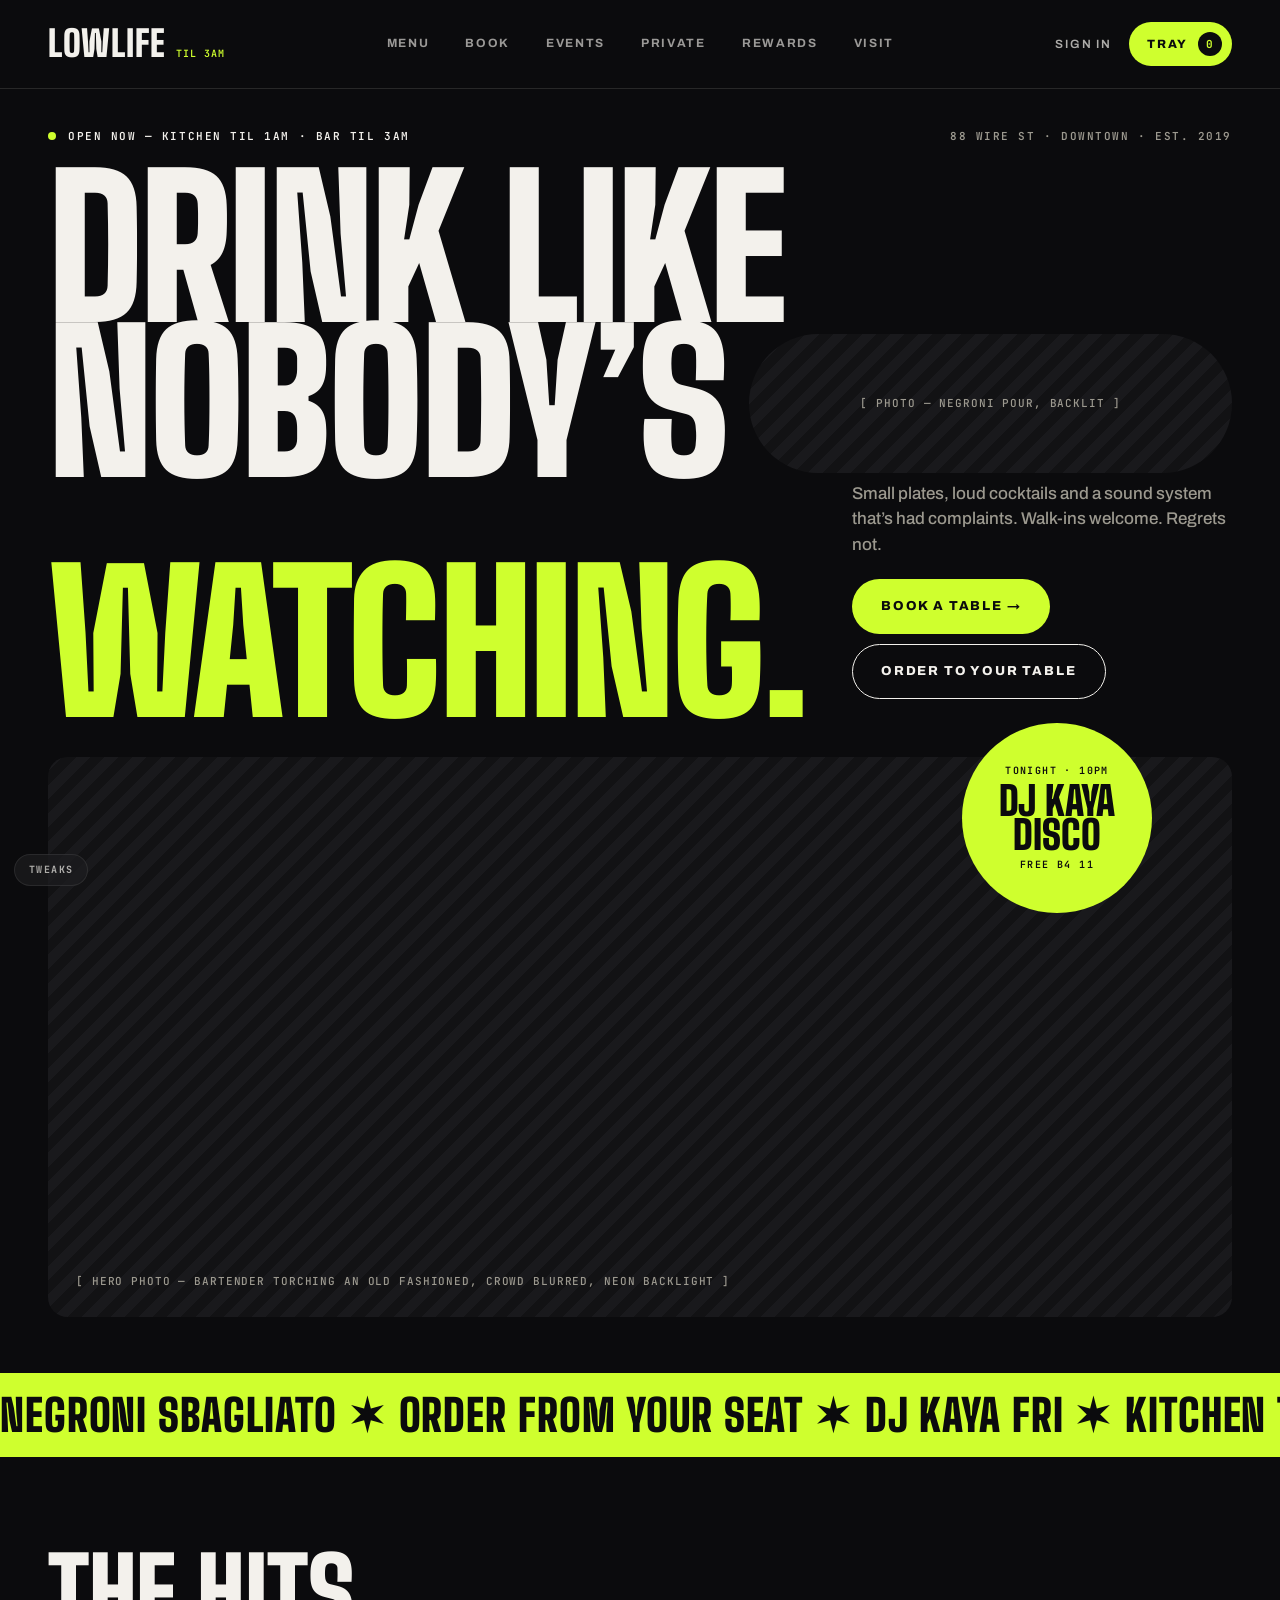
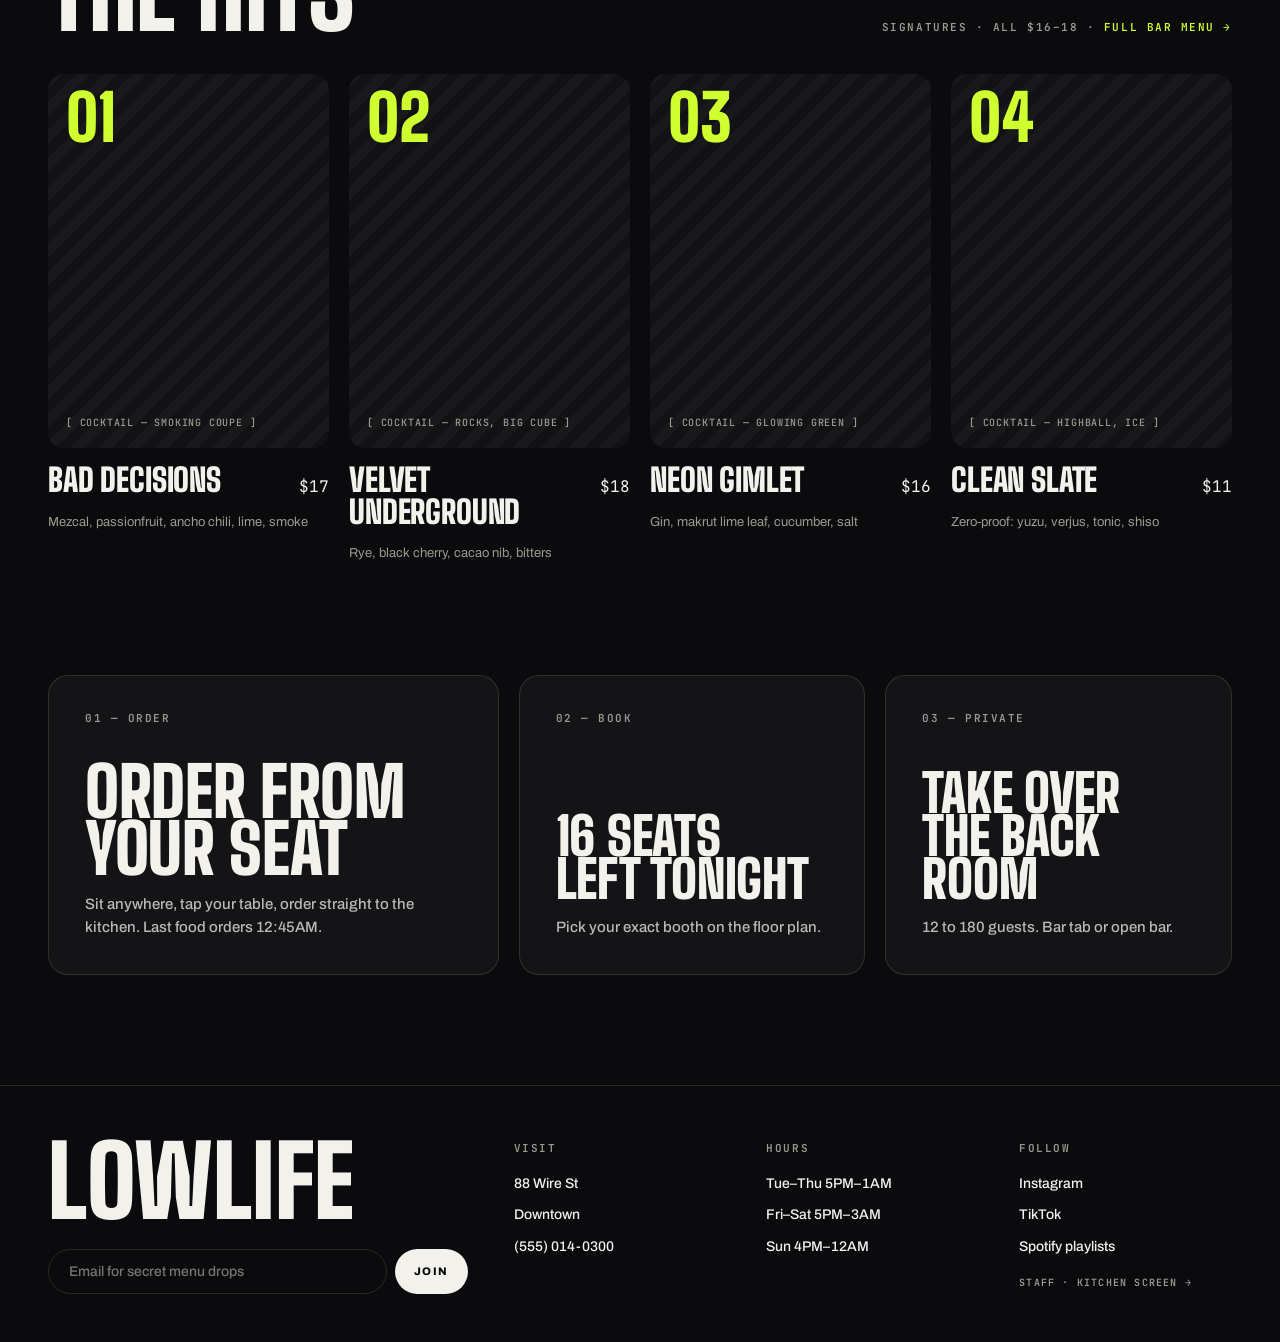
<file: Neon-RestoBar-Mockup/index.html>
<!DOCTYPE html>
<html lang="en" data-mode="dark">
<head>
<meta charset="utf-8">
<meta name="viewport" content="width=device-width, initial-scale=1, viewport-fit=cover">
<title>LOWLIFE — Neon Noir</title>
<meta name="description" content="LOWLIFE — late-night cocktail bar & small plates. Book a table, order from your seat, talk to the kitchen.">
<link rel="preconnect" href="https://fonts.googleapis.com">
<link rel="preconnect" href="https://fonts.gstatic.com" crossorigin>
<link href="https://fonts.googleapis.com/css2?family=Big+Shoulders+Display:wght@500;700;800;900&family=Archivo:wght@400;500;600;700;800&family=JetBrains+Mono:wght@400;500;600&display=swap" rel="stylesheet">
<link rel="stylesheet" href="css/styles.css">
</head>
<body>
<header id="nav"></header>
<main id="page"></main>
<nav id="tabbar" aria-label="Primary"></nav>
<div id="drawer"></div>
<div id="modal"></div>
<div id="tweaks"></div>
<div id="toasts" aria-live="polite"></div>
<script src="js/data.js"></script>
<script src="js/store.js"></script>
<script src="js/ui.js"></script>
<script src="js/pages1.js"></script>
<script src="js/pages2.js"></script>
<script src="js/pages3.js"></script>
<script src="js/app.js"></script>
</body>
</html>
</file>
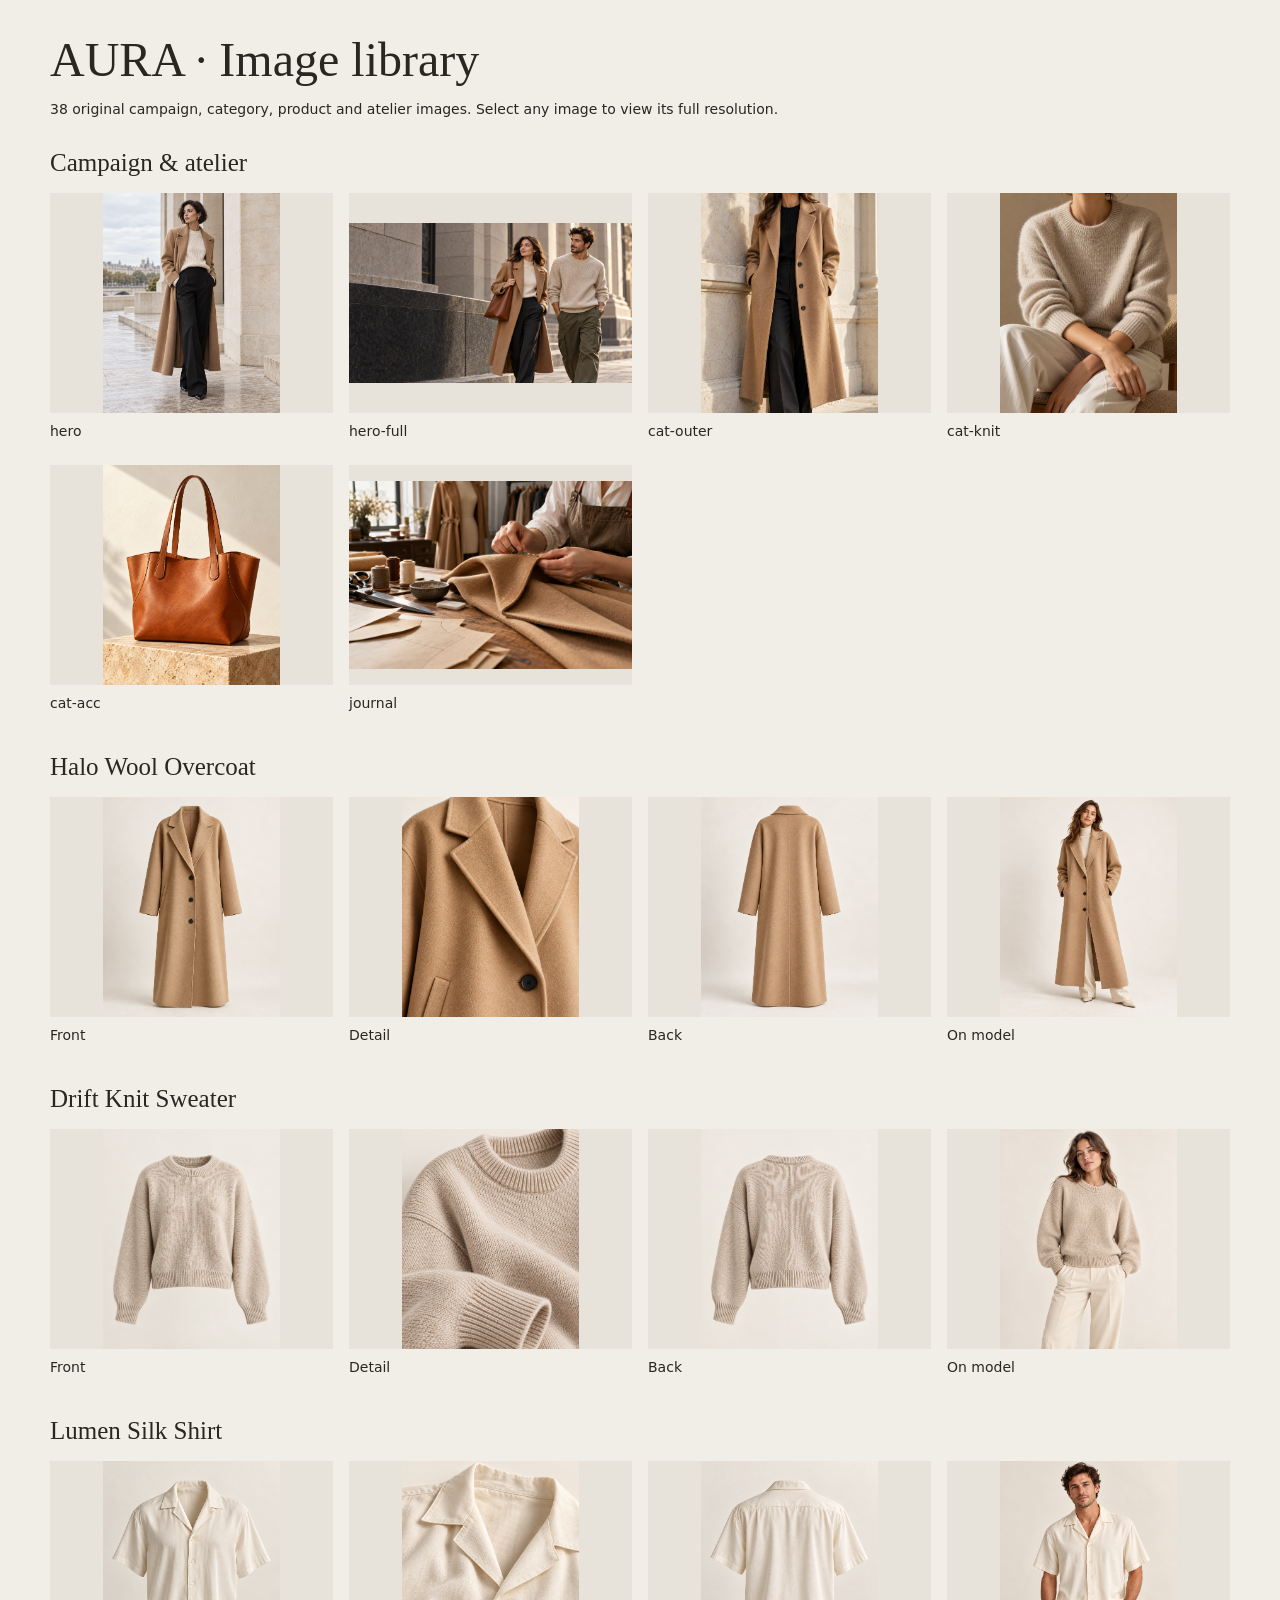
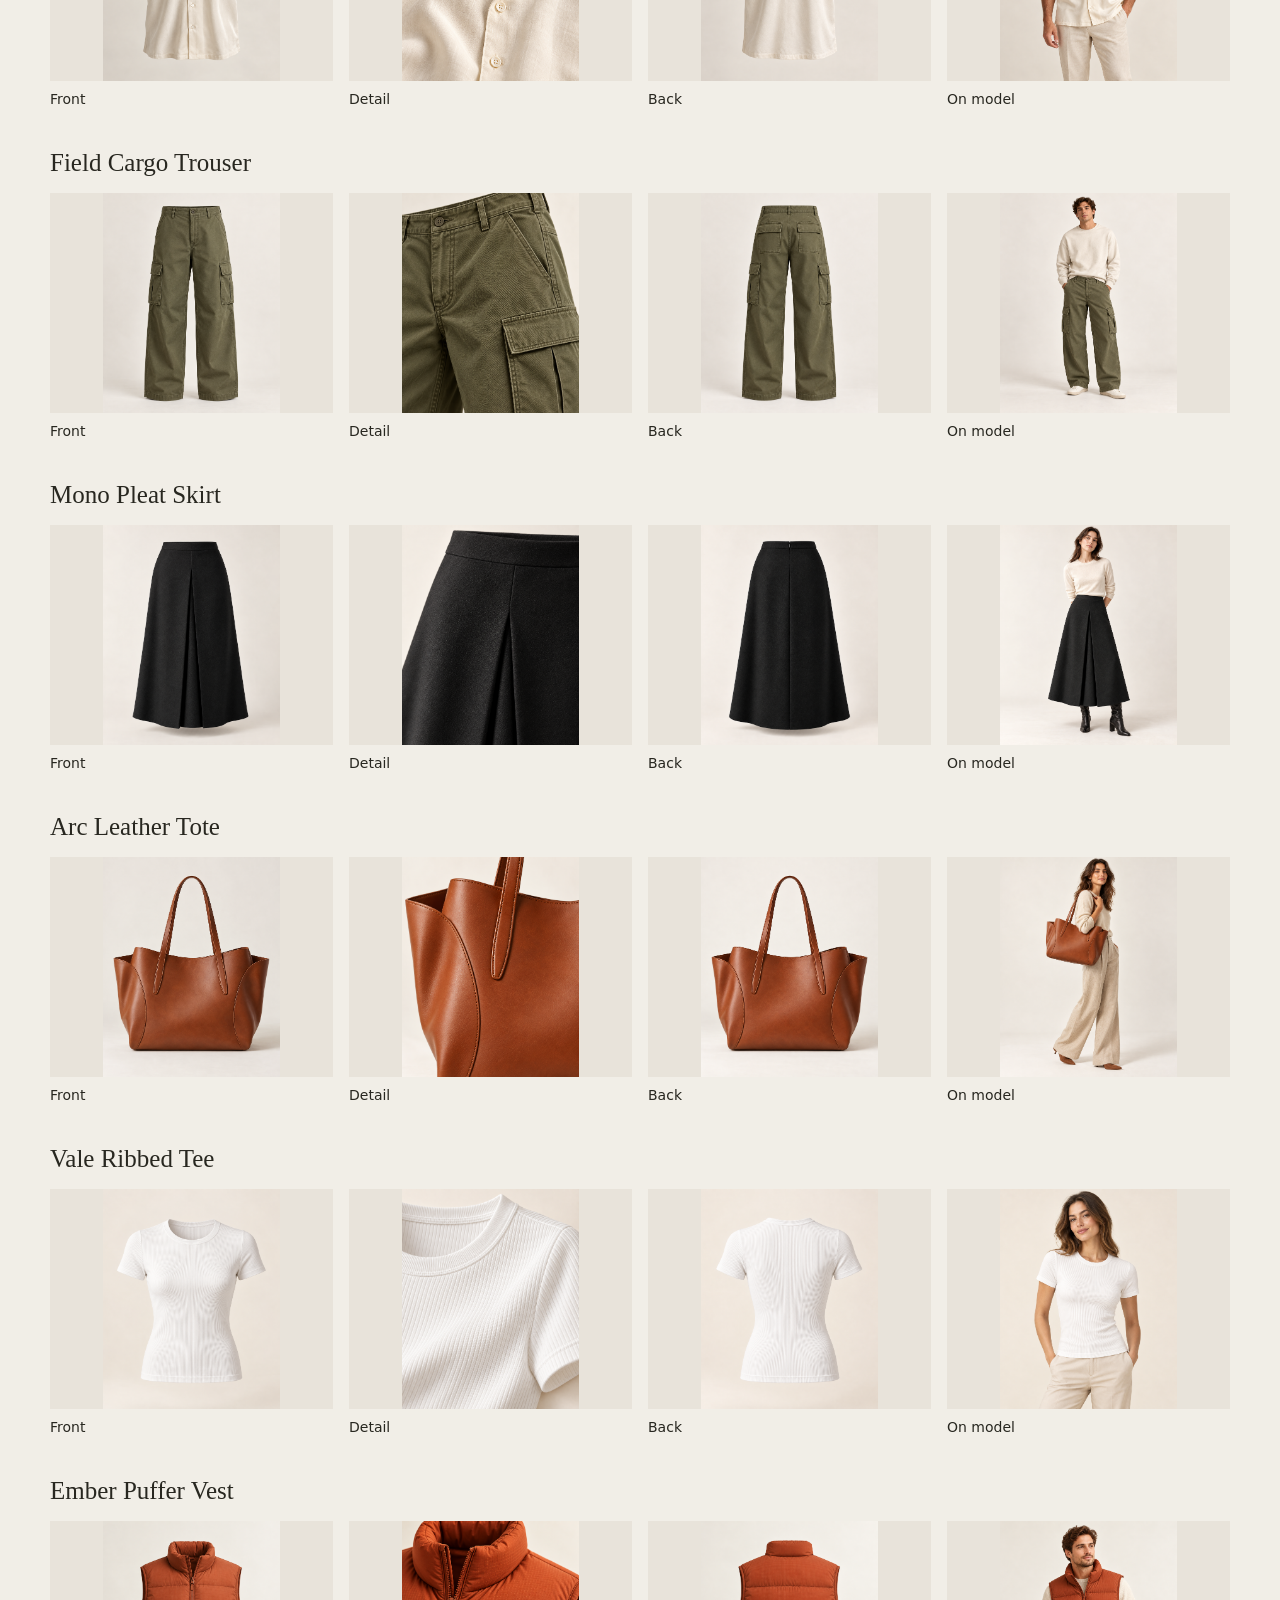
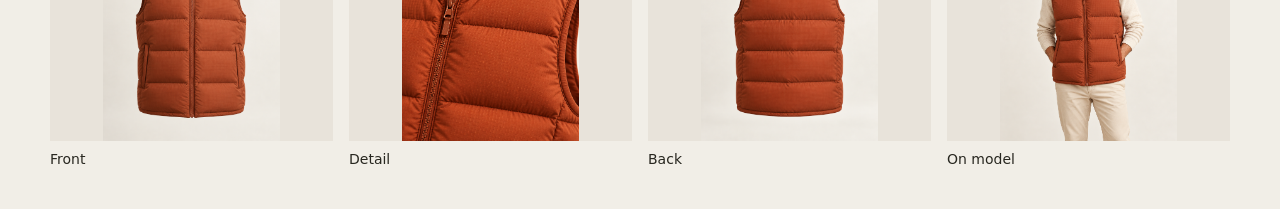
<file: AURA-Store-Import/images/gallery.html>
<!doctype html><html lang="en"><meta charset="utf-8"><meta name="viewport" content="width=device-width,initial-scale=1"><title>AURA · Image library</title><style>body{margin:0;background:#f1eee7;color:#282720;font:14px system-ui;padding:32px;max-width:1180px;margin:auto}h1{font:48px Georgia;margin:0 0 12px}h2{font:25px Georgia;margin:32px 0 16px}.grid{display:grid;grid-template-columns:repeat(4,1fr);gap:16px}a{color:inherit;text-decoration:none}img{width:100%;height:220px;object-fit:contain;background:#e8e3da;display:block}span{display:block;padding:10px 0}a:hover{opacity:.85}@media(max-width:650px){body{padding:16px}.grid{grid-template-columns:repeat(2,1fr)}img{height:180px}}</style><h1>AURA · Image library</h1><p>38 original campaign, category, product and atelier images. Select any image to view its full resolution.</p><section><h2>Campaign & atelier</h2><div class="grid"><a href="campaign-coat.png"><img src="campaign-coat.png" alt="hero"><span>hero</span></a><a href="campaign-street.png"><img src="campaign-street.png" alt="hero-full"><span>hero-full</span></a><a href="category-outerwear.png"><img src="category-outerwear.png" alt="cat-outer"><span>cat-outer</span></a><a href="category-knitwear.png"><img src="category-knitwear.png" alt="cat-knit"><span>cat-knit</span></a><a href="category-accessories.png"><img src="category-accessories.png" alt="cat-acc"><span>cat-acc</span></a><a href="atelier-process.png"><img src="atelier-process.png" alt="journal"><span>journal</span></a></div></section><section><h2>Halo Wool Overcoat</h2><div class="grid"><a href="product-1-front.png"><img src="product-1-front.png" alt="Front"><span>Front</span></a><a href="product-1-detail.png"><img src="product-1-detail.png" alt="Detail"><span>Detail</span></a><a href="product-1-back.png"><img src="product-1-back.png" alt="Back"><span>Back</span></a><a href="product-1-model.png"><img src="product-1-model.png" alt="On model"><span>On model</span></a></div></section><section><h2>Drift Knit Sweater</h2><div class="grid"><a href="product-2-front.png"><img src="product-2-front.png" alt="Front"><span>Front</span></a><a href="product-2-detail.png"><img src="product-2-detail.png" alt="Detail"><span>Detail</span></a><a href="product-2-back.png"><img src="product-2-back.png" alt="Back"><span>Back</span></a><a href="product-2-model.png"><img src="product-2-model.png" alt="On model"><span>On model</span></a></div></section><section><h2>Lumen Silk Shirt</h2><div class="grid"><a href="product-3-front.png"><img src="product-3-front.png" alt="Front"><span>Front</span></a><a href="product-3-detail.png"><img src="product-3-detail.png" alt="Detail"><span>Detail</span></a><a href="product-3-back.png"><img src="product-3-back.png" alt="Back"><span>Back</span></a><a href="product-3-model.png"><img src="product-3-model.png" alt="On model"><span>On model</span></a></div></section><section><h2>Field Cargo Trouser</h2><div class="grid"><a href="product-4-front.png"><img src="product-4-front.png" alt="Front"><span>Front</span></a><a href="product-4-detail.png"><img src="product-4-detail.png" alt="Detail"><span>Detail</span></a><a href="product-4-back.png"><img src="product-4-back.png" alt="Back"><span>Back</span></a><a href="product-4-model.png"><img src="product-4-model.png" alt="On model"><span>On model</span></a></div></section><section><h2>Mono Pleat Skirt</h2><div class="grid"><a href="product-5-front.png"><img src="product-5-front.png" alt="Front"><span>Front</span></a><a href="product-5-detail.png"><img src="product-5-detail.png" alt="Detail"><span>Detail</span></a><a href="product-5-back.png"><img src="product-5-back.png" alt="Back"><span>Back</span></a><a href="product-5-model.png"><img src="product-5-model.png" alt="On model"><span>On model</span></a></div></section><section><h2>Arc Leather Tote</h2><div class="grid"><a href="product-6-front.png"><img src="product-6-front.png" alt="Front"><span>Front</span></a><a href="product-6-detail.png"><img src="product-6-detail.png" alt="Detail"><span>Detail</span></a><a href="product-6-back.png"><img src="product-6-back.png" alt="Back"><span>Back</span></a><a href="product-6-model.png"><img src="product-6-model.png" alt="On model"><span>On model</span></a></div></section><section><h2>Vale Ribbed Tee</h2><div class="grid"><a href="product-7-front.png"><img src="product-7-front.png" alt="Front"><span>Front</span></a><a href="product-7-detail.png"><img src="product-7-detail.png" alt="Detail"><span>Detail</span></a><a href="product-7-back.png"><img src="product-7-back.png" alt="Back"><span>Back</span></a><a href="product-7-model.png"><img src="product-7-model.png" alt="On model"><span>On model</span></a></div></section><section><h2>Ember Puffer Vest</h2><div class="grid"><a href="product-8-front.png"><img src="product-8-front.png" alt="Front"><span>Front</span></a><a href="product-8-detail.png"><img src="product-8-detail.png" alt="Detail"><span>Detail</span></a><a href="product-8-back.png"><img src="product-8-back.png" alt="Back"><span>Back</span></a><a href="product-8-model.png"><img src="product-8-model.png" alt="On model"><span>On model</span></a></div></section></html>
</file>
<file: Neon-RestoBar-Mockup/css/styles.css>
/* LOWLIFE — Neon Noir · full prototype styles */
:root{--bg:#0B0B0D;--sf:#141416;--sf2:#1D1D20;--ln:rgba(243,241,236,.12);--tx:#F3F1EC;--mu:#9C998F;--ac:#CFFF2E;--act:#CFFF2E;--on:#0B0B0D;--ph1:#19191C;--ph2:#121214;--red:#FF5A4D;--s:1;--pad:48px;--nav:88px}
:root[data-mode=light]{--bg:#F1EFE9;--sf:#FFFFFF;--sf2:#E6E3DB;--ln:rgba(11,11,13,.13);--tx:#0B0B0D;--mu:#5F5C55;--act:#4A6800;--on:#0B0B0D;--ph1:#E4E1D9;--ph2:#DAD6CC;--red:#C62B1F}
@media(max-width:1359px){:root{--s:.82}}
@media(max-width:1099px){:root{--s:.6;--pad:32px}}
@media(max-width:719px){:root{--s:.36;--pad:20px;--nav:64px}}

*{box-sizing:border-box}
html{scroll-behavior:auto}
body{margin:0;background:var(--bg);color:var(--tx);font-family:Archivo,sans-serif;-webkit-font-smoothing:antialiased;transition:background .4s,color .4s;min-height:100vh}
body{overflow-x:clip}
body.lock{overflow:hidden}
a{color:var(--act);text-decoration:none}a:hover{color:var(--tx)}
button{font:inherit;color:inherit;background:none;border:0;padding:0;cursor:pointer;text-align:inherit}
button:disabled{cursor:not-allowed}
input,textarea,select{font:inherit;color:inherit}
:focus-visible{outline:2px solid var(--ac);outline-offset:3px}
@keyframes llpulse{0%{box-shadow:0 0 0 0 color-mix(in srgb,var(--ac) 70%,transparent)}100%{box-shadow:0 0 0 12px transparent}}
@keyframes llmarq{to{transform:translateX(-50%)}}
@keyframes llbump{0%{transform:scale(.3)}55%{transform:scale(1.45)}100%{transform:scale(1)}}
@keyframes lltoast{0%{transform:translateY(24px);opacity:0}10%,82%{transform:none;opacity:1}100%{transform:translateY(-8px);opacity:0}}
@keyframes llfloat{0%,100%{transform:rotate(-10deg) translateY(0)}50%{transform:rotate(-6deg) translateY(-10px)}}
@keyframes fadein{from{opacity:0;transform:translateY(8px)}to{opacity:1;transform:none}}
@keyframes slidein{from{transform:translateX(40px);opacity:0}to{transform:none;opacity:1}}
@keyframes slideup{from{transform:translateY(60px);opacity:0}to{transform:none;opacity:1}}
@keyframes segpulse{0%,100%{opacity:1}50%{opacity:.35}}
#page.fade{animation:fadein .35s ease}

/* ---------- type + utilities ---------- */
.d{font-family:'Big Shoulders Display',sans-serif;font-weight:900;text-transform:uppercase;line-height:.84;letter-spacing:-.005em}
.mono{font-family:'JetBrains Mono',monospace}
.lbl{font:600 11px/1.2 'JetBrains Mono',monospace;letter-spacing:.14em;color:var(--mu);text-transform:uppercase}
.ac{color:var(--act)}.mu{color:var(--mu)}.tx{color:var(--tx)}.red{color:var(--red)}
.sm{font-size:12px}.sm-t{font-size:13px;line-height:1.45}.tiny{font-size:9px;letter-spacing:.1em}.tiny2{font-size:11px}
.center-t{text-align:center}.tl{text-align:left}.tr{text-align:right}.grow{flex:1;min-width:0}
.row{display:flex}.col{display:flex;flex-direction:column;min-width:0}
.between{display:flex;justify-content:space-between}.baseline{align-items:baseline}.end{align-items:flex-end}.center{align-items:center}.wrap{max-width:1440px;margin:0 auto;padding-left:var(--pad);padding-right:var(--pad)}
.fw,.wrapx{flex-wrap:wrap}
.gap4{gap:4px}.gap6{gap:6px}.gap8{gap:8px}.gap10{gap:10px}.gap12{gap:12px}.gap14{gap:14px}.gap16{gap:16px}.gap20{gap:20px}.gap22{gap:22px}.gap24{gap:24px}.gap44{gap:44px}.gap48{gap:48px}
.end-a{align-items:flex-end}.self-s{align-self:flex-start}.mb10{margin-bottom:10px}.top-line{border-top:1px solid var(--ln);padding-top:18px}.ell{overflow:hidden;text-overflow:ellipsis;white-space:nowrap}
.grid2{display:grid;grid-template-columns:1fr 1fr;gap:14px}.grid3{display:grid;grid-template-columns:repeat(3,1fr)}
.pad26{padding:26px}.pad32{padding:32px}
.card{background:var(--sf);border:1px solid var(--ln);border-radius:20px}
.ph{background:repeating-linear-gradient(135deg,var(--ph1) 0 10px,var(--ph2) 10px 20px);color:var(--mu);font:500 10px/1.4 'JetBrains Mono',monospace;letter-spacing:.08em}
.ph-s{background:repeating-linear-gradient(135deg,var(--ph1) 0 6px,var(--ph2) 6px 12px)}
.livedot{width:8px;height:8px;border-radius:50%;background:var(--ac);display:inline-block;flex:none;animation:llpulse 1.6s ease-out infinite}
.off{opacity:.4;pointer-events:none}.dis{opacity:.45}
.empty{padding:60px 20px;text-align:center;color:var(--mu);grid-column:1/-1;line-height:1.8}
.empty-sm{text-align:center;font-size:14px;line-height:1.6;padding:26px 6px}
.empty-p{max-width:560px;font-size:18px;line-height:1.5;margin:24px 0 28px}
.linkbtn{color:var(--act);font:700 12px/1 Archivo;letter-spacing:.12em;text-decoration:underline;text-underline-offset:4px}
.link-line{display:block;text-align:center;color:var(--act);font:700 11px/1 'JetBrains Mono',monospace;letter-spacing:.12em;padding:6px}
.red-b{color:var(--red)}

/* ---------- buttons / chips ---------- */
.btn{display:inline-flex;align-items:center;justify-content:center;gap:10px;border-radius:999px;font:800 13px/1 Archivo,sans-serif;letter-spacing:.14em;text-transform:uppercase;padding:20px 28px;cursor:pointer;transition:transform .2s,background .2s,color .2s,border-color .2s;border:1.5px solid transparent;text-align:center;color:var(--tx)}
.btn.between{justify-content:space-between}
.btn-ac{background:var(--ac);color:var(--on)}.btn-ac:hover{transform:scale(1.03);color:var(--on)}
.btn-line{border-color:var(--tx)}.btn-line:hover{background:var(--tx);color:var(--bg)}
.btn-tx{background:var(--tx);color:var(--bg)}.btn-tx:hover{transform:scale(1.03);color:var(--bg)}
.btn-ghost{border-color:var(--ln)}.btn-ghost:hover{border-color:var(--tx);color:var(--tx)}
.btn-ghost.solid{background:var(--bg)}
.btn-sm{padding:14px 18px;font-size:11px}
.hov-tilt:hover{transform:translateY(-3px) rotate(-1.5deg)}
.btn[disabled]{opacity:.5}
.chip{display:inline-block;border:1px solid var(--ln);padding:12px 18px;border-radius:999px;font:700 12px/1 Archivo,sans-serif;letter-spacing:.12em;cursor:pointer;transition:border-color .2s;white-space:nowrap}
.chip:hover{border-color:var(--tx)}.chip.on{background:var(--ac);color:var(--on);border-color:var(--ac)}.chip.sm{padding:9px 12px;font-size:11px;letter-spacing:.06em}
.pillbtn{background:var(--ac);color:var(--on);padding:9px 12px;border-radius:999px;font:700 11px/1 'JetBrains Mono',monospace;white-space:nowrap}
.pillbtn.line{background:none;color:var(--tx);border:1.5px solid var(--tx)}.pillbtn.off{background:none;color:var(--tx);border:1px solid var(--ln);opacity:1}
.tg{border:1px solid var(--ln);padding:8px 10px;border-radius:999px;font:600 10px/1 'JetBrains Mono',monospace;letter-spacing:.12em;text-transform:uppercase}
.tg.hot{border-color:var(--ac);color:var(--act)}.tg.red{border-color:var(--red);color:var(--red);background:color-mix(in srgb,var(--red) 12%,transparent)}
.seg{display:inline-flex;padding:4px;border-radius:999px;background:var(--sf2);font:800 11px/1 Archivo,sans-serif;letter-spacing:.12em}
.seg button{padding:11px 16px;border-radius:999px;opacity:.6}.seg button.on{background:var(--tx);color:var(--bg);opacity:1}
.seg3{display:grid;grid-template-columns:repeat(3,1fr);border:1px solid var(--ln);border-radius:999px;padding:5px;font:800 13px/1 Archivo,sans-serif;letter-spacing:.12em;text-align:center}
.seg3 button{padding:15px;border-radius:999px;opacity:.6;text-align:center}.seg3 button.on{background:var(--ac);color:var(--on);opacity:1}
.step{display:inline-flex;align-items:center;gap:6px;border:1px solid var(--ln);border-radius:999px;padding:3px;font:600 13px/1 'JetBrains Mono',monospace;flex:none}
.step button{width:28px;height:28px;border-radius:50%;display:grid;place-items:center;font-size:16px;transition:background .2s}.step button:hover{background:var(--sf2)}
.step b{min-width:16px;text-align:center;font-weight:600}
.plus{width:42px;height:42px;border-radius:50%;background:var(--ac);color:var(--on);display:grid;place-items:center;font:500 24px/1 Archivo,sans-serif;transition:transform .25s;flex:none}
.plus:hover{transform:rotate(90deg) scale(1.1)}
.plus-pill{font:700 12px/1 'JetBrains Mono',monospace;background:var(--ac);color:var(--on);padding:9px 12px;border-radius:999px;white-space:nowrap}
.rnd{width:56px;height:56px;border-radius:50%;border:1.5px solid var(--ln);display:grid;place-items:center;font:400 28px/1 Archivo;transition:all .2s;text-align:center}.rnd:hover{border-color:var(--tx)}
.rnd.ac-b{background:var(--ac);color:var(--on);border-color:var(--ac)}.rnd.ac-b:hover{transform:scale(1.1)}
.x{position:absolute;top:18px;right:18px;width:40px;height:40px;border-radius:50%;background:var(--sf2);display:grid;place-items:center;font-size:15px;z-index:2;text-align:center}
.radio{width:20px;height:20px;border-radius:50%;border:1.5px solid var(--mu);flex:none}.radio.on{border:0;background:var(--ac);box-shadow:inset 0 0 0 5px var(--sf)}
.cb{width:20px;height:20px;border-radius:6px;border:1.5px solid var(--mu);display:grid;place-items:center;font-size:13px;font-weight:800;flex:none}.cb.on{background:var(--ac);color:var(--on);border-color:var(--ac)}
.field{display:flex;flex-direction:column;gap:8px;border:1px solid var(--ln);border-radius:14px;padding:14px 18px;transition:border-color .2s;background:transparent}
.field:focus-within{border:1.5px solid var(--tx);padding:13.5px 17.5px}
.field.bad{border-color:var(--red)}
.field input,.field textarea,.field select{background:transparent;border:0;outline:0;font:500 17px/1.3 Archivo,sans-serif;width:100%;padding:0;color:var(--tx);resize:none;appearance:none}
.field select option{background:var(--sf)}
.field.tall{min-height:92px}

/* ---------- nav ---------- */
#nav{position:sticky;top:0;z-index:30;background:var(--bg);border-bottom:1px solid var(--ln)}
.nav{height:var(--nav);display:flex;align-items:center;justify-content:space-between;padding:0 var(--pad);max-width:1440px;margin:0 auto;gap:20px}
.logo{display:flex;align-items:baseline;gap:10px;color:var(--tx)}.logo:hover{color:var(--tx)}
.logo .d{font-size:36px;line-height:1;letter-spacing:.02em}.logo .mono{font-size:10px;letter-spacing:.1em;font-weight:600}
.links{display:flex;gap:36px}
.links a{font:700 12px/1 Archivo,sans-serif;letter-spacing:.14em;text-transform:uppercase;padding:8px 0;border-bottom:2px solid transparent;opacity:.62;color:var(--tx);transition:opacity .2s}
.links a:hover{opacity:1}.links a.on{border-color:var(--ac);opacity:1}
.navr{display:flex;align-items:center;gap:18px}
.nl{font:600 12px/1 Archivo,sans-serif;letter-spacing:.14em;text-transform:uppercase;opacity:.7;color:var(--tx)}.nl:hover{opacity:1;color:var(--tx)}
.seatpill{display:flex;align-items:center;gap:8px;font:700 11px/1 'JetBrains Mono',monospace;letter-spacing:.08em;border:1px solid var(--ln);border-radius:999px;padding:10px 14px;color:var(--tx);white-space:nowrap}
.seatpill:hover{border-color:var(--ac);color:var(--tx)}
.trayp{display:flex;align-items:center;gap:10px;background:var(--ac);color:var(--on);padding:10px 10px 10px 18px;border-radius:999px;font:800 12px/1 Archivo,sans-serif;letter-spacing:.14em;transition:transform .2s}
.trayp:hover{transform:scale(1.05)}
.badge{display:grid;place-items:center;width:24px;height:24px;border-radius:50%;background:var(--on);color:var(--ac);font:700 11px/1 'JetBrains Mono',monospace}
.badge.bump{animation:llbump .55s cubic-bezier(.3,1.6,.5,1)}
.burger{display:none;width:40px;height:40px;border-radius:50%;border:1px solid var(--ln);font-size:18px;text-align:center}
#tabbar{display:none}
@media(max-width:1180px){.links{gap:22px}.nav .nl{display:none}}
@media(max-width:959px){.links{display:none}.burger{display:grid;place-items:center}}
@media(max-width:719px){
  .logo .d{font-size:28px}.hide-m{display:none!important}
  #tabbar{display:grid;grid-template-columns:repeat(5,1fr);position:fixed;left:0;right:0;bottom:0;z-index:40;height:76px;padding-bottom:env(safe-area-inset-bottom);background:var(--bg);border-top:1px solid var(--ln);font:700 10px/1 'JetBrains Mono',monospace;letter-spacing:.1em;text-align:center}
  #tabbar a{display:flex;align-items:center;justify-content:center;color:var(--mu)}#tabbar a.on{color:var(--act)}
  #tabbar i{width:6px;height:6px;background:var(--ac);border-radius:50%;display:inline-block;margin-left:5px}
  body{padding-bottom:84px}
}

/* ---------- drawer / modal / toast / tweaks ---------- */
.dback{position:fixed;inset:0;background:rgba(0,0,0,.55);z-index:70;animation:fadein .2s}
.dpanel{position:fixed;top:0;right:0;bottom:0;width:min(440px,100%);background:var(--bg);border-left:1px solid var(--ln);z-index:71;padding:26px;overflow:auto;animation:slidein .3s cubic-bezier(.2,.8,.2,1)}
.dpanel .tray{padding-top:22px}
@media(max-width:719px){.dpanel{top:auto;width:100%;max-height:88vh;border-radius:28px 28px 0 0;border:1px solid var(--ln);border-bottom:0;animation:slideup .3s cubic-bezier(.2,.8,.2,1)}}
.mback{position:fixed;inset:0;background:rgba(0,0,0,.6);z-index:80;display:grid;place-items:center;padding:20px;animation:fadein .2s;overflow:auto}
.mbox{position:relative;background:var(--bg);border:1px solid var(--ln);border-radius:26px;padding:34px;width:min(560px,100%);display:flex;flex-direction:column;gap:18px;animation:slideup .3s cubic-bezier(.2,.8,.2,1);max-height:92vh;overflow:auto}
.mh{font-size:56px;line-height:.85}.mh.sm2{font-size:44px}.mh.big{font-size:96px}
.tgroups{display:flex;flex-direction:column;gap:16px;max-height:34vh;overflow:auto}.tgroup{display:flex;flex-direction:column;gap:10px}
.paylines{display:flex;flex-direction:column;gap:10px;font-size:14px}
.menu-full{display:flex;flex-direction:column;justify-content:center;gap:30px;background:var(--bg);place-items:unset;align-items:stretch}
.menu-links{display:flex;flex-direction:column;gap:6px;padding:0 var(--pad)}
.menu-links a{font-size:64px;line-height:.95;color:var(--tx)}
.toasts,#toasts{position:fixed;right:24px;bottom:24px;z-index:90;display:flex;flex-direction:column;gap:10px;align-items:flex-end;pointer-events:none}
.toast{display:flex;gap:12px;align-items:center;background:var(--tx);color:var(--bg);padding:12px 18px 12px 12px;border-radius:999px;font:700 12px/1 'JetBrains Mono',monospace;letter-spacing:.08em;animation:lltoast 3.8s ease forwards;box-shadow:0 20px 40px rgba(0,0,0,.35)}
.toast-ic{min-width:26px;height:26px;padding:0 6px;border-radius:13px;background:var(--ac);color:var(--on);display:grid;place-items:center}
@media(max-width:719px){#toasts{left:14px;right:14px;bottom:96px;align-items:center}.toast{font-size:11px}}
.tw-btn{position:fixed;left:14px;bottom:14px;z-index:60;background:var(--sf2);border:1px solid var(--ln);border-radius:999px;padding:10px 14px;font:700 10px/1 'JetBrains Mono',monospace;letter-spacing:.14em;opacity:.7}.tw-btn:hover{opacity:1}
.tw-panel{position:fixed;left:14px;bottom:56px;z-index:60;width:300px;background:var(--sf);border:1px solid var(--ln);border-radius:20px;padding:18px;display:flex;flex-direction:column;gap:14px;box-shadow:0 30px 60px rgba(0,0,0,.4);animation:fadein .2s}
.tw-row{display:flex;justify-content:space-between;align-items:center;font-size:13px}
.tw-link{font:700 11px/1 'JetBrains Mono',monospace;letter-spacing:.08em;color:var(--act);text-align:left}
.tw-x{width:28px;height:28px}
@media(max-width:719px){.tw-btn{bottom:88px;left:8px;opacity:.5}.tw-panel{bottom:132px}}

/* ---------- footer ---------- */
.foot{margin-top:110px;border-top:1px solid var(--ln)}
.foot-in{display:grid;grid-template-columns:2fr 1fr 1fr 1fr;gap:40px;padding-top:56px;padding-bottom:48px}
.foot-logo{font-size:calc(120px*var(--s));line-height:.8}
.join{display:flex;gap:8px;margin-top:28px;max-width:420px}
.join-in{flex:1;min-width:0;background:transparent;border:1px solid var(--ln);border-radius:999px;padding:14px 20px;font:500 14px/1 Archivo;color:var(--tx);outline:0}.join-in:focus{border-color:var(--tx)}
.fcol{display:flex;flex-direction:column;gap:12px;font:500 14px/1.4 Archivo}.fcol .lbl{margin-bottom:6px}
.stafflink{font:600 10px/1 'JetBrains Mono',monospace;letter-spacing:.12em;margin-top:10px;color:var(--mu)}
@media(max-width:959px){.foot-in{grid-template-columns:1fr 1fr}.foot-in>div:first-child{grid-column:1/-1}}

/* ---------- tray ---------- */
.tray{display:flex;flex-direction:column;gap:16px;padding:0}
.card .tray{padding:26px}
.tray-h{font-size:40px;line-height:1}
.seatchip{display:flex;align-items:center;gap:10px;border:1px solid var(--ln);border-radius:999px;padding:11px 16px;font:700 11px/1 'JetBrains Mono',monospace;letter-spacing:.08em;justify-content:space-between;width:100%;transition:border-color .2s}
.seatchip:hover{border-color:var(--tx)}.seatchip.warn{border:1.5px dashed var(--ac)}.seatchip.lg{width:auto;padding:14px 20px;font-size:12px;display:inline-flex}
.seatchip span:nth-child(2){flex:1}
.tray-list{display:flex;flex-direction:column;gap:14px;border-top:1px solid var(--ln);padding-top:16px}
.tray-row{display:flex;gap:12px;align-items:center}.thumb{width:52px;height:52px;border-radius:10px;flex:none}.thumb48{width:48px;height:48px;border-radius:10px;flex:none}.thumb64{width:64px;height:64px;border-radius:10px;flex:none}
.tn{font:700 15px/1.2 Archivo}.tm{font:500 12px/1.2 Archivo;color:var(--mu)}
.barsays{border:1.5px dashed var(--ac);border-radius:14px;padding:14px 16px;display:flex;justify-content:space-between;align-items:center;gap:12px}
.bs-t{font:600 14px/1.3 Archivo}
.tray-tot{display:flex;flex-direction:column;gap:10px;border-top:1px solid var(--ln);padding-top:16px;font:500 14px/1 Archivo}
.tray-tot .tot{font-weight:700;font-size:18px;color:var(--tx);margin-top:4px}

/* ---------- home ---------- */
.statusrow{display:flex;justify-content:space-between;padding-top:40px;font-size:11px;font-weight:600;letter-spacing:.14em;color:var(--mu)}
.statusrow .tx{color:var(--tx)}
.hero{padding-top:28px;font-size:calc(236px*var(--s));line-height:.8;letter-spacing:-.02em}
.hero-mid{display:flex;align-items:center;gap:calc(28px*var(--s))}
.pill-photo{flex:1;height:calc(170px*var(--s));border-radius:999px;display:flex;align-items:center;justify-content:center;font-size:11px;transition:flex .5s;text-align:center;letter-spacing:.08em;line-height:1.4}.pill-photo:hover{flex:1.6}
.hero-end{display:flex;align-items:flex-end;justify-content:space-between;gap:24px}
.hero-side{display:flex;flex-direction:column;gap:22px;max-width:380px;padding-bottom:22px;font-family:Archivo,sans-serif;text-transform:none;letter-spacing:0;font-weight:400}
.hero-side p{font:500 17px/1.5 Archivo;color:var(--mu);margin:0}
.hero-photo-wrap{margin-top:36px}
.hero-photo{position:relative;height:560px;border-radius:20px;display:flex;align-items:flex-end;padding:28px;font-size:11px}
.sticker{position:absolute;top:-34px;right:80px;width:190px;height:190px;border-radius:50%;background:var(--ac);color:var(--on);display:flex;flex-direction:column;align-items:center;justify-content:center;text-align:center;gap:6px;animation:llfloat 5s ease-in-out infinite}
.sticker .mono{font-size:10px;font-weight:600;letter-spacing:.14em}.sticker .d{font-size:40px;line-height:.85}
.marq{margin-top:56px;background:var(--ac);color:var(--on);overflow:hidden;padding:20px 0;font:900 44px/1 'Big Shoulders Display',sans-serif;letter-spacing:.02em;white-space:nowrap}
.marq-in{display:flex;width:max-content;animation:llmarq 26s linear infinite}
.sec{padding-top:96px}.sec-top{padding-top:56px}
.sec-head{gap:20px}
.h-xl{font-size:max(44px,calc(120px*var(--s)));line-height:.82}
.hits{display:grid;grid-template-columns:repeat(4,minmax(0,1fr));gap:20px;padding-top:40px}
.hit{display:flex;flex-direction:column;gap:16px;color:var(--tx);transition:transform .35s cubic-bezier(.2,.8,.2,1)}.hit:hover{transform:translateY(-10px) rotate(-1deg);color:var(--tx)}
.hit-img{aspect-ratio:3/4;border-radius:16px;display:flex;flex-direction:column;justify-content:space-between;padding:18px}
.hit-n{font-size:64px;line-height:.8}.hit-name{font-size:32px;line-height:1}
.tri{display:grid;grid-template-columns:1.3fr 1fr 1fr;gap:20px;padding-top:112px}
.tcard{background:var(--sf);border:1px solid var(--ln);border-radius:20px;padding:36px;min-height:300px;display:flex;flex-direction:column;justify-content:space-between;transition:all .3s;color:var(--tx)}
.tcard:hover{background:var(--ac);color:var(--on)}
.tc-h{font-size:calc(84px*var(--s));line-height:.82}.tc-h2{font-size:calc(64px*var(--s));line-height:.82}
.tc-p{font:500 15px/1.5 Archivo;margin-top:16px;opacity:.75}
@media(max-width:1099px){.hits{grid-template-columns:repeat(2,1fr)}.tri{grid-template-columns:1fr;padding-top:64px}.tcard{min-height:200px}.tc-h,.tc-h2{font-size:56px}}
@media(max-width:719px){
  .hero{font-size:calc(236px*var(--s))}.hero-mid .pill-photo{display:none}.hero-end{flex-direction:column;align-items:flex-start;gap:20px}.hero-side{max-width:none;padding-bottom:0}
  .hero-photo{height:230px;border-radius:22px;padding:14px}.sticker{width:118px;height:118px;right:12px;top:-22px}.sticker .d{font-size:24px}.sticker .mono{font-size:8px}
  .marq{font-size:28px;padding:14px 0;margin-top:40px}.sec{padding-top:56px}.hit-name{font-size:24px}.hit-n{font-size:40px}
  .tri{padding-top:56px}.tcard{padding:26px;min-height:170px}.tc-h,.tc-h2{font-size:44px}.foot{margin-top:60px}.foot-logo{font-size:84px}
  .statusrow{padding-top:20px;font-size:10px}.hero-photo-wrap{margin-top:26px}
}

/* ---------- menu ---------- */
.menu-head{padding-top:48px;display:flex;justify-content:space-between;align-items:flex-end;gap:24px}
.h-menu{font-size:max(52px,calc(200px*var(--s)));line-height:.8}
.menu-meta{display:flex;flex-direction:column;align-items:flex-end;gap:16px;padding-bottom:12px}
.filterbar{margin-top:40px;padding:18px 0;border-top:1px solid var(--ln);border-bottom:1px solid var(--ln);display:flex;justify-content:space-between;align-items:center;gap:16px}
.diet{font-size:11px;font-weight:600;letter-spacing:.12em;color:var(--mu)}.diet button.on{color:var(--act)}.diet button:hover{color:var(--tx)}
.menu-body{padding-top:40px;display:grid;grid-template-columns:minmax(0,1fr) 380px;gap:40px;align-items:start}
.dishes{display:grid;grid-template-columns:repeat(3,minmax(0,1fr));gap:20px}
.side{position:sticky;top:calc(var(--nav) + 20px)}
.dish{background:var(--sf);border:1px solid var(--ln);border-radius:18px;overflow:hidden;display:flex;flex-direction:column;color:var(--tx);transition:transform .3s cubic-bezier(.2,.8,.2,1),border-color .3s}
.dish:hover{transform:translateY(-6px);border-color:var(--ac);color:var(--tx)}
.dish-img{position:relative;aspect-ratio:4/3;display:flex;align-items:flex-end;padding:14px}
.tagpill{position:absolute;top:14px;left:14px;background:var(--bg);color:var(--act);padding:7px 10px;border-radius:999px;font:600 10px/1 'JetBrains Mono',monospace;letter-spacing:.1em}
.inq{position:absolute;top:14px;right:14px;background:var(--ac);color:var(--on);padding:7px 10px;border-radius:999px;font:700 10px/1 'JetBrains Mono',monospace}
.dish-body{padding:18px 20px 20px;display:flex;flex-direction:column;gap:8px;flex:1}
.dish-name{font-size:30px;line-height:.95;font-weight:800}
.dish-desc{font:400 14px/1.45 Archivo;color:var(--mu);min-height:40px}
.dish-foot{margin-top:auto;padding-top:8px}.price{font:600 16px/1 'JetBrains Mono',monospace}
.mobbar{display:none}
@media(max-width:1099px){
  .menu-body{grid-template-columns:1fr}.side{display:none}
  .mobbar.show{display:block;position:fixed;left:14px;right:14px;bottom:20px;z-index:25}
  .mobbar .mb{width:100%;background:var(--ac);color:var(--on);border-radius:999px;padding:8px 8px 8px 24px;display:flex;justify-content:space-between;align-items:center;box-shadow:0 20px 40px rgba(0,0,0,.4);font:800 12px/1 Archivo;letter-spacing:.14em}
  .mobbar .mb .mono{background:var(--on);color:var(--ac);padding:14px 18px;border-radius:99px;font-size:13px;font-weight:700}
  .menu-head{flex-direction:column;align-items:flex-start}.menu-meta{align-items:flex-start;padding-bottom:0}
  .filterbar{flex-direction:column;align-items:flex-start}
  body[data-route=menu]{padding-bottom:90px}
}
@media(max-width:719px){
  .menu-head{padding-top:28px;gap:16px}.filterbar{margin-top:22px;padding:14px 0}
  .cats{flex-wrap:nowrap!important;overflow-x:auto;max-width:100%;padding-bottom:4px}.cats::-webkit-scrollbar{display:none}
  .dishes{grid-template-columns:1fr;gap:0}
  .dish{flex-direction:row;background:none;border:0;border-bottom:1px solid var(--ln);border-radius:0;gap:14px;padding:12px 0;align-items:center}.dish:hover{transform:none}
  .dish-img{width:88px;aspect-ratio:1;border-radius:16px;flex:none;padding:6px;font-size:0}.dish-img .tagpill,.dish-img .inq{display:none}
  .dish-body{padding:0;gap:6px}.dish-desc{display:none}.dish-name{font-size:22px}.dish-foot .plus{width:40px;height:40px}
  .dish-body{flex-direction:row;align-items:center;flex-wrap:wrap}.dish-body .dish-name{flex-basis:100%}.dish-foot{margin:0;width:100%;padding:0}
  .menu-body{padding-top:16px}
}

/* ---------- dish page ---------- */
.crumbs{padding-top:28px}.crumbs a{color:var(--mu)}.crumbs a:hover{color:var(--tx)}
.dish-page{padding-top:28px;display:grid;grid-template-columns:1.15fr 1fr;gap:56px;align-items:start}
.gal{display:flex;flex-direction:column;gap:14px}
.gal-main{position:relative;aspect-ratio:1/1;border-radius:24px;display:flex;align-items:flex-end;padding:24px;font-size:11px}
.sticker-tag{position:absolute;top:24px;right:24px;background:var(--ac);color:var(--on);padding:10px 14px;border-radius:999px;font:700 11px/1 'JetBrains Mono',monospace;letter-spacing:.1em}
.back-x{display:none}
.thumbs{display:grid;grid-template-columns:repeat(4,1fr);gap:14px}
.th{aspect-ratio:1;border-radius:14px;border:2px solid transparent;display:grid;place-items:center;font-size:10px;text-align:center}.th.on{border-color:var(--ac)}
.dish-info{display:flex;flex-direction:column;gap:26px}
.h-dish{font-size:max(56px,calc(132px*var(--s)));line-height:.8}
.big-p{font-size:32px;font-weight:600}.dd{font:500 15px/1.5 Archivo;flex:1;min-width:220px}
.addons{display:flex;flex-direction:column;border-top:1px solid var(--ln)}
.addon{display:flex;justify-content:space-between;align-items:center;padding:16px 0;border-bottom:1px solid var(--ln);font:500 16px/1 Archivo;width:100%}
.pair{display:flex;gap:16px;align-items:center;background:var(--sf);border:1px solid var(--ln);border-radius:18px;padding:14px;width:100%;transition:border-color .2s}.pair:hover,.pair.on{border-color:var(--ac)}
.pair-img{width:72px;height:72px;border-radius:12px;flex:none}.pair-n{font-size:24px;line-height:1;font-weight:800}
.pair-p{border:1.5px solid var(--tx);border-radius:999px;padding:11px 14px;font-size:12px;font-weight:700;white-space:nowrap}.pair.on .pair-p{background:var(--ac);color:var(--on);border-color:var(--ac)}
.buyrow{align-items:stretch}.bigstep .step{height:100%;padding:3px 12px;gap:14px;font-size:18px;border-width:1.5px}.bigstep .step button{width:36px;height:36px;font-size:22px}
@media(max-width:959px){.dish-page{grid-template-columns:1fr;gap:28px}.gal-main{aspect-ratio:4/3}}
@media(max-width:719px){
  .crumbs{display:none}.dish-page{padding-top:0;gap:0}
  .gal-main{aspect-ratio:auto;height:250px;border-radius:0;margin:0 calc(var(--pad)*-1)}.thumbs{display:none}
  .back-x{display:grid;place-items:center;position:absolute;left:20px;top:20px;width:44px;height:44px;border-radius:50%;background:var(--bg);color:var(--tx);font-size:18px}
  .dish-info{margin:-30px calc(var(--pad)*-1) 0;background:var(--bg);border-radius:32px 32px 0 0;padding:22px var(--pad) 40px;position:relative;gap:20px}
  .h-dish{font-size:54px}.big-p{font-size:22px}
  .buyrow{position:sticky;bottom:84px;background:var(--bg);padding:10px 0;z-index:5}
}

/* ---------- send ---------- */
.send-head{padding-top:48px;display:flex;justify-content:space-between;align-items:flex-end;gap:20px;flex-wrap:wrap}
.h-send{font-size:max(52px,calc(168px*var(--s)));line-height:.8}
.steps{display:flex;gap:28px;font-size:12px;font-weight:700;letter-spacing:.14em;padding-bottom:16px}.steps .cur{border-bottom:2px solid var(--ac);padding-bottom:8px}
.send-body{padding-top:48px;display:grid;grid-template-columns:minmax(0,1fr) 440px;gap:48px;align-items:start}
.h-sec{font-size:36px;line-height:1;font-weight:800}
.opt{border:1px solid var(--ln);border-radius:18px;padding:22px;display:flex;flex-direction:column;gap:8px;text-align:left;transition:border-color .2s;width:100%}
.opt:hover{border-color:var(--tx)}.opt.on{border:2px solid var(--ac);padding:21px}.opt.dis{cursor:not-allowed}
.opt-t{font:800 22px/1 Archivo}.opt-d{font:500 14px/1.4 Archivo}
.sum{padding:28px;display:flex;flex-direction:column;gap:18px;position:sticky;top:calc(var(--nav) + 20px)}
.sum-h{font-size:40px;line-height:1}
.sum-lines{display:flex;flex-direction:column;gap:12px;font:500 15px/1.3 Archivo;border-top:1px solid var(--ln);padding-top:18px}
.sum-t{font:500 14px/1 Archivo;border-top:1px solid var(--ln);padding-top:18px}
.sum-tot{border-top:1px solid var(--ln);padding-top:18px}.sum-tot .d{font-size:32px;line-height:1}.sum-tot .mono{font-size:30px;font-weight:700}
@media(max-width:1099px){.send-body{grid-template-columns:1fr}.sum{position:static}}
@media(max-width:719px){.send-head{padding-top:28px}.send-body{padding-top:28px;gap:32px}.grid2{grid-template-columns:1fr}.steps{gap:14px;font-size:10px;padding-bottom:0}}

/* ---------- order tracker ---------- */
.order-body{padding-top:40px;display:grid;grid-template-columns:minmax(0,1.3fr) minmax(0,1fr);gap:28px;align-items:start}
.ticket{padding:24px;display:flex;flex-direction:column;gap:18px}
.tk-id{font-size:44px;line-height:1}
.tk-items{display:flex;flex-direction:column;gap:16px;border-top:1px solid var(--ln);padding-top:18px}
.tk-item{display:flex;flex-direction:column;gap:9px}.tk-n{font:700 16px/1.3 Archivo}.stg{font-size:11px;letter-spacing:.12em;font-weight:600}
.prog{display:grid;grid-template-columns:repeat(4,1fr);gap:5px}.prog i{height:6px;border-radius:99px;background:var(--sf2);display:block}
.prog i.done{background:var(--ac)}.prog i.cur{background:var(--ac);animation:segpulse 1.2s ease-in-out infinite}
.prog.sm i{height:4px}
.tk-item.hold .stg{color:var(--act)}.tk-item.served .tk-n{opacity:.6}
.ticket.done{opacity:.8}
.order-side{position:sticky;top:calc(var(--nav) + 20px)}
.chat{padding:20px;display:flex;flex-direction:column;gap:14px}
.chat-t{font-size:30px;line-height:1}
.chat-log{height:260px;overflow:auto;display:flex;flex-direction:column;gap:10px;padding:4px 2px}
.msg{display:flex;flex-direction:column;gap:4px;max-width:86%}.msg.me{align-self:flex-end;align-items:flex-end}.msg.them{align-self:flex-start}
.mw{font-size:9px;letter-spacing:.12em;color:var(--mu)}
.mbub{padding:11px 14px;border-radius:16px;font:500 14px/1.35 Archivo}
.msg.me .mbub{background:var(--ac);color:var(--on);border-bottom-right-radius:4px}.msg.them .mbub{background:var(--sf2);border-bottom-left-radius:4px}
.msg.sys{align-self:center;max-width:100%;font-size:10px;letter-spacing:.1em;color:var(--act);border:1px dashed var(--ln);border-radius:999px;padding:6px 12px;text-align:center}
.chat-in{display:flex;gap:8px}.chat-in input{flex:1;min-width:0;background:var(--sf2);border:1px solid transparent;border-radius:999px;padding:0 18px;font:500 14px Archivo;color:var(--tx);outline:0}.chat-in input:focus{border-color:var(--tx)}
.chat-solo{max-width:560px;margin-top:40px}
.svc{padding:20px;display:flex;flex-direction:column;gap:12px}.svc .chip{text-align:center;padding:13px 8px}
.tab{padding:24px;display:flex;flex-direction:column;gap:16px}.tab-h{font-size:56px}.tab-h2{font-size:36px;line-height:1}
.tab-lines{display:flex;flex-direction:column;gap:10px;font:500 14px/1.3 Archivo;border-top:1px solid var(--ln);padding-top:16px}
.tips{display:grid;grid-template-columns:repeat(4,1fr);gap:8px;font-size:13px;font-weight:700;text-align:center}
.tips button{border:1px solid var(--ln);border-radius:12px;padding:14px 4px;text-align:center}.tips button.on{background:var(--tx);color:var(--bg);border-color:var(--tx)}
.tab-t{font:500 14px/1 Archivo;border-top:1px solid var(--ln);padding-top:16px}
.tab-tot{border-top:1px solid var(--ln);padding-top:16px}.tab-tot .d{font-size:32px;line-height:1}.tab-tot .mono{font-size:30px;font-weight:700}
@media(max-width:1099px){.order-body{grid-template-columns:1fr}.order-side{position:static}}
@media(max-width:719px){.order-body{padding-top:24px}.ticket{padding:18px}.tk-id{font-size:34px}}

/* ---------- booking ---------- */
.book-head{padding-top:56px}.h-book{font-size:max(44px,calc(150px*var(--s)));line-height:.82}
.book-body{padding-top:56px;display:grid;grid-template-columns:minmax(0,1fr) 400px;gap:48px;align-items:start}
.party-row{display:flex;gap:48px;align-items:center}
.party-n{font-size:120px;line-height:.8;width:80px;text-align:center;display:inline-block}
.party-note{flex:1;font:500 15px/1.5 Archivo;border-left:1px solid var(--ln);padding-left:40px}
.days{display:grid;grid-template-columns:repeat(8,1fr);gap:10px}
.day{border:1px solid var(--ln);border-radius:16px;padding:16px 12px;display:flex;flex-direction:column;gap:8px;align-items:center;transition:border-color .2s,transform .2s;text-align:center}
.day .mono{font-size:11px;font-weight:600}.day-n{font-size:44px;line-height:.8}.day .tiny{font-weight:600;letter-spacing:.04em}
.day:hover:not(.on):not(.closed){border-color:var(--tx)}.day.closed{opacity:.4;cursor:not-allowed}
.day.on{background:var(--ac);color:var(--on);border-color:var(--ac);transform:translateY(-6px);box-shadow:0 16px 30px color-mix(in srgb,var(--ac) 30%,transparent)}
.dot{width:6px;height:6px;border-radius:50%;background:var(--ac)}.dot.mu{background:var(--mu)}
.times{display:grid;grid-template-columns:repeat(6,1fr);gap:10px;font-size:16px;font-weight:600;text-align:center}
.time{position:relative;border:1px solid var(--ln);border-radius:12px;padding:18px 0;text-align:center;transition:border-color .2s;display:block}
.time:hover:not(.on):not(.gone){border-color:var(--tx)}.time.on{background:var(--ac);color:var(--on);border-color:var(--ac)}.time.gone{color:var(--mu);text-decoration:line-through}
.left{position:absolute;top:-9px;left:50%;transform:translateX(-50%);background:var(--tx);color:var(--bg);font-size:9px;padding:4px 6px;border-radius:999px;white-space:nowrap}
.zones{display:grid;grid-template-columns:repeat(4,1fr);gap:12px}
.zone{border:1px solid var(--ln);border-radius:18px;padding:16px;display:flex;flex-direction:column;gap:12px;transition:transform .25s,border-color .2s;text-align:left}
.zone:hover{transform:translateY(-4px)}.zone.on{border:2px solid var(--ac);padding:15px}
.zone-img{aspect-ratio:16/10;border-radius:10px}.zone-n{font-size:24px;line-height:1;font-weight:800}
.live-card{background:var(--ac);color:var(--on);border-radius:22px;padding:28px;display:flex;flex-direction:column;gap:14px}
.live-l{font-size:11px;font-weight:700;letter-spacing:.14em}.dotbl{width:8px;height:8px;border-radius:50%;background:var(--on);animation:segpulse 1.4s infinite}
.live-n{font-size:110px;line-height:.8}.live-s{font-size:26px;line-height:1;font-weight:800}.live-p{font:500 14px/1.4 Archivo;opacity:.8}
.yn{padding:26px;display:flex;flex-direction:column;gap:14px;font:500 15px/1 Archivo}
@media(max-width:1099px){.book-body{grid-template-columns:1fr}.zones{grid-template-columns:repeat(2,1fr)}}
@media(max-width:719px){
  .book-head{padding-top:28px}.book-body{padding-top:28px;gap:28px}.col.gap48{gap:28px}
  .party-row{flex-direction:column;align-items:flex-start;gap:18px}.party-note{border:0;padding:0;font-size:13px}.party-n{font-size:72px;width:60px}.rnd{width:46px;height:46px}
  .days{display:flex;overflow-x:auto;gap:8px;padding:8px 0}.day{min-width:64px;padding:12px 6px}.day-n{font-size:30px}.day.on{transform:none}
  .times{grid-template-columns:repeat(4,1fr);gap:8px;font-size:14px}.time{padding:15px 0}
  .live-n{font-size:72px}.live-s{font-size:20px}.live-card{padding:20px}
}

/* ---------- floor plan ---------- */
.map-head{padding-top:48px;display:flex;justify-content:space-between;align-items:flex-end;gap:20px;flex-wrap:wrap}
.h-map{font-size:max(46px,calc(160px*var(--s)));line-height:.8}
.legend{display:flex;gap:22px;flex-wrap:wrap;font-size:11px;font-weight:600;letter-spacing:.12em;color:var(--mu);padding-bottom:14px}
.legend span{display:flex;gap:8px;align-items:center}.lg{width:14px;height:14px;border-radius:50%;display:inline-block}
.lg.free{border:1.5px solid var(--ac)}.lg.held{border:1.5px dashed var(--mu)}.lg.taken{background:repeating-linear-gradient(45deg,var(--mu) 0 2px,transparent 2px 4px)}.lg.sel{background:var(--ac)}
.map-body{padding-top:40px;display:grid;grid-template-columns:minmax(0,900px) minmax(300px,1fr);gap:40px;align-items:start}
.floor-wrap{width:100%;height:580px;position:relative}
.floor{position:absolute;left:0;top:0;width:900px;height:580px;transform-origin:0 0;border-radius:24px;background:var(--sf);border:1px solid var(--ln);overflow:hidden}
.fgrid{position:absolute;inset:0;background-image:radial-gradient(var(--ln) 1px,transparent 1px);background-size:22px 22px;opacity:.7}
.fzone{position:absolute;border-radius:10px;background:var(--sf2);display:flex;align-items:center;padding-left:18px;font-size:11px;font-weight:700;letter-spacing:.2em;color:var(--mu)}
.bar-z{left:40px;top:28px;width:560px;height:44px}.chef-z{left:200px;top:420px;width:400px;height:40px}
.fterrace{position:absolute;left:640px;top:28px;width:220px;height:500px;border-radius:16px;border:1.5px dashed var(--ln)}
.flab{position:absolute;font:700 10px/1 'JetBrains Mono',monospace;letter-spacing:.2em;color:var(--mu)}
.fdj{position:absolute;left:470px;top:300px;width:110px;height:80px;border-radius:50%;border:1.5px solid var(--ln);display:grid;place-items:center;font-size:10px;font-weight:700;letter-spacing:.14em;color:var(--mu)}
.flive{position:absolute;left:20px;bottom:18px;display:flex;align-items:center;gap:10px;background:var(--bg);border:1px solid var(--ln);padding:10px 14px;border-radius:999px;font-size:11px;font-weight:600;letter-spacing:.1em}
.tb{position:absolute;box-sizing:border-box;display:grid;place-items:center;font:700 10px/1 'JetBrains Mono',monospace;letter-spacing:.06em;transition:all .7s cubic-bezier(.2,.8,.2,1);cursor:pointer;background:transparent;color:inherit;padding:0;text-align:center}
.tb.free{border:1.5px solid var(--ac);color:var(--act)}.tb.held{border:1.5px dashed var(--mu);color:var(--mu)}
.tb.taken{background:repeating-linear-gradient(45deg,var(--ln) 0 4px,transparent 4px 8px);border:1.5px solid transparent;color:var(--mu);cursor:not-allowed}
.tb.sel{background:var(--ac);border:1.5px solid var(--ac);color:var(--on);box-shadow:0 0 0 8px color-mix(in srgb,var(--ac) 22%,transparent),0 0 40px color-mix(in srgb,var(--ac) 50%,transparent);z-index:2}
.tb:hover:not(.taken){transform:scale(1.12)}
.map-photo{aspect-ratio:4/3;border-radius:20px;display:flex;align-items:flex-end;padding:18px}
.map-t{font-size:72px;line-height:.85}
.mini{border:1px solid var(--ln);border-radius:14px;padding:14px;display:flex;flex-direction:column;gap:8px}.mini.hl{border-color:var(--ac)}.mv{font-size:20px;font-weight:700}
.pick-hint{padding:30px;display:flex;flex-direction:column;gap:14px}.pick-hint .d{font-size:48px;line-height:.9}
.map-foot{padding-top:24px}
@media(max-width:1099px){.map-body{grid-template-columns:1fr}}
@media(max-width:719px){.map-head{padding-top:28px}.map-body{padding-top:24px}.map-t{font-size:48px}.legend{gap:12px;font-size:10px}.floor-wrap{height:auto}}

/* ---------- confirmation ---------- */
.conf{padding-top:64px;display:grid;grid-template-columns:1fr 520px;gap:56px;align-items:center}
.conf-ref{font-size:12px;font-weight:600;letter-spacing:.16em;margin-bottom:18px}
.h-conf{font-size:max(96px,calc(300px*var(--s)));line-height:.84;letter-spacing:-.02em}
.conf-p{font:500 18px/1.5 Archivo;max-width:520px;margin:28px 0 32px}
.ticketc{position:relative;background:var(--ac);color:var(--on);border-radius:28px;transform:rotate(3deg);box-shadow:0 40px 80px rgba(0,0,0,.35)}
.tc-top{padding:32px 32px 26px;display:flex;flex-direction:column;gap:22px}.tc-r{font-size:11px;font-weight:700;letter-spacing:.14em}
.tc-big{font-size:96px;line-height:.82}.tc-grid{display:grid;grid-template-columns:repeat(3,1fr);gap:12px;font-size:12px;font-weight:600;line-height:1.4}.o6{opacity:.6}
.tc-bot{position:relative;border-top:2px dashed color-mix(in srgb,var(--on) 35%,transparent);padding:24px 32px 30px;display:flex;justify-content:space-between;align-items:center;font-size:12px;font-weight:600;line-height:1.5}
.notch{position:absolute;top:-18px;width:36px;height:36px;border-radius:50%;background:var(--bg)}.notch.l{left:-18px}.notch.r{right:-18px}
.qr{width:110px;height:110px;border-radius:12px;background:var(--on);padding:8px}.qr svg{width:100%;height:100%;display:block}
.pre{margin-top:96px;border-top:1px solid var(--ln);padding-top:40px;display:grid;grid-template-columns:1fr 2fr;gap:40px;align-items:center}
.pre-h{font-size:64px;line-height:.85}.pre-p{font:500 15px/1.5 Archivo;margin-top:12px}
.pre-grid{display:grid;grid-template-columns:repeat(3,1fr);gap:14px}
.pre-card{display:flex;gap:14px;align-items:center;background:var(--sf);border:1px solid var(--ln);border-radius:16px;padding:12px;transition:border-color .2s}.pre-card:hover{border-color:var(--ac)}
.pre-n{font-size:20px;line-height:1;font-weight:800}
@media(max-width:1099px){.conf{grid-template-columns:1fr}.ticketc{max-width:520px}.pre{grid-template-columns:1fr}}
@media(max-width:719px){.conf{padding-top:24px;gap:36px}.conf-p{font-size:15px}.tc-big{font-size:56px}.tc-top{padding:22px}.tc-bot{padding:16px 22px}.qr{width:72px;height:72px;padding:5px}.pre{margin-top:48px}.pre-grid{grid-template-columns:1fr}.pre-h{font-size:44px}.ticketc{transform:rotate(-2deg)}}

/* ---------- events ---------- */
.ev-head{align-items:flex-end}.h-ev{font-size:max(56px,calc(220px*var(--s)));line-height:.78}
.evchips{padding-bottom:16px}
.ev-hero{margin-top:48px;position:relative;height:520px;border-radius:24px;overflow:hidden}
.ev-ph{position:absolute;left:28px;top:28px;font-size:11px}
.ev-grad{position:absolute;left:0;right:0;bottom:0;padding:40px;display:flex;justify-content:space-between;align-items:flex-end;gap:20px;background:linear-gradient(transparent,color-mix(in srgb,var(--bg) 92%,transparent))}
.ev-now{font-size:11px;font-weight:700;letter-spacing:.14em;margin-bottom:16px}.ev-t{font-size:max(40px,calc(150px*var(--s)));line-height:.8}
.ev-list{padding-top:56px;display:flex;flex-direction:column}
.ev-row{display:grid;grid-template-columns:160px 1fr 260px 200px;gap:32px;align-items:center;padding:26px 20px;border-top:1px solid var(--ln);border-radius:16px;transition:background .25s,color .25s,padding .25s;width:100%;text-align:left}
.ev-row:hover{background:var(--ac);color:var(--on);padding-left:36px}
.ev-d{font-size:84px;line-height:.8}.ev-m{font-size:12px;font-weight:700;line-height:1.3;letter-spacing:.1em}.ev-title{font-size:52px;line-height:.9}.ev-meta{font-size:12px;font-weight:600;line-height:1.5;letter-spacing:.08em;opacity:.7}
.ev-cta{justify-self:end;border:1.5px solid currentColor;padding:14px 20px;border-radius:999px;font:800 12px/1 Archivo;letter-spacing:.14em}
@media(max-width:1099px){.ev-row{grid-template-columns:110px 1fr;gap:12px 20px}.ev-meta,.ev-cta{grid-column:2;justify-self:start}.ev-d{font-size:60px}.ev-title{font-size:38px}.ev-hero{height:400px}.ev-grad{flex-direction:column;align-items:flex-start;padding:24px}}
@media(max-width:719px){.ev-head{flex-direction:column;align-items:flex-start}.ev-hero{margin-top:28px;height:360px;border-radius:20px}.ev-row{grid-template-columns:76px 1fr;padding:20px 8px}.ev-d{font-size:46px}.ev-title{font-size:28px}.ev-list{padding-top:28px}.evchips{flex-wrap:nowrap!important;overflow-x:auto;max-width:100%;padding-bottom:0}}

/* ---------- private ---------- */
.h-priv{font-size:max(46px,calc(170px*var(--s)));line-height:.8}
.priv-cards{padding-top:56px;display:grid;grid-template-columns:repeat(3,1fr);gap:20px}
.pcard{border:1px solid var(--ln);border-radius:20px;overflow:hidden;text-align:left;transition:transform .3s;display:block;width:100%}.pcard:hover{transform:translateY(-6px)}.pcard.on{border:2px solid var(--ac)}
.pc-img{aspect-ratio:16/10;display:flex;align-items:flex-end;padding:16px}.pc-b{padding:22px}.pc-n{font-size:40px;line-height:.9}
.priv-form{margin:56px 0 0;padding:40px;display:grid;grid-template-columns:1fr 1.6fr;gap:56px}
.h-sec2{font-size:max(34px,calc(64px*var(--s)));line-height:.85}
.perks{margin-top:10px;font:600 14px/1.3 Archivo}.perks span{display:flex;gap:12px}.perks i{font-style:normal}
.sent{grid-column:1/-1;padding:20px 0}
@media(max-width:1099px){.priv-cards{grid-template-columns:1fr}.priv-form{grid-template-columns:1fr;gap:32px;padding:28px}}
@media(max-width:719px){.priv-cards{padding-top:28px}.priv-form{margin-top:28px;padding:22px}.grid3{grid-template-columns:1fr}.h-sec2{font-size:38px}}

/* ---------- rewards ---------- */
.h-reward{font-size:max(60px,calc(220px*var(--s)));line-height:.78}
.rew-top{padding-top:56px;display:grid;grid-template-columns:1fr 560px;gap:48px;align-items:end}.rew-l{margin-bottom:16px}
.memcard{position:relative;aspect-ratio:1.6;border-radius:26px;background:var(--ac);color:var(--on);padding:30px;display:flex;flex-direction:column;justify-content:space-between;overflow:hidden;transform:rotate(-2deg);transition:transform .4s}.memcard:hover{transform:rotate(0) scale(1.02)}
.memcard-ll{position:absolute;right:-60px;bottom:-90px;font-size:300px;line-height:.8;opacity:.1}
.mc-t{font-size:11px;font-weight:700;letter-spacing:.14em}.mc-n{font-size:80px;line-height:.82}.mc-p{font-size:15px;font-weight:700;margin-top:12px}
.bar{height:8px;border-radius:99px;background:color-mix(in srgb,var(--on) 18%,transparent);overflow:hidden}.bar div{height:100%;background:var(--on);border-radius:99px;transition:width .6s}
.rew-grid{padding-top:64px;display:grid;grid-template-columns:repeat(3,1fr);gap:20px;align-items:start}
.next-n{font-size:52px;line-height:.85}
.rw{display:flex;justify-content:space-between;align-items:center;padding:14px 0;border-bottom:1px solid var(--ln);gap:10px}.rw:last-child{border:0}.rw.dim{opacity:.45}.rw-n{font-size:22px;line-height:1;font-weight:800}
.usual{display:flex;gap:12px;align-items:center;padding:12px 0;border-bottom:1px solid var(--ln)}.un{font:700 14px/1.2 Archivo}
@media(max-width:1099px){.rew-top{grid-template-columns:1fr}.rew-grid{grid-template-columns:1fr}}
@media(max-width:719px){.rew-top{padding-top:28px;gap:28px}.memcard{padding:20px;border-radius:22px}.mc-n{font-size:52px}.rew-grid{padding-top:28px}.next-n{font-size:40px}}

/* ---------- visit ---------- */
.visit-grid{padding-top:56px;display:grid;grid-template-columns:1.4fr 1fr;gap:20px}
.visit-map{position:relative;height:520px;border-radius:24px;overflow:hidden}.vm-l{position:absolute;left:24px;top:24px;font-size:11px}
.vm-pin{position:absolute;left:52%;top:46%;display:flex;flex-direction:column;align-items:center;gap:10px}.pin{background:var(--ac);color:var(--on);padding:12px 16px;border-radius:999px;font-size:22px;line-height:1;box-shadow:0 12px 30px rgba(0,0,0,.4)}
.vm-b{position:absolute;right:20px;bottom:20px}
.hours{display:flex;flex-direction:column;font:500 16px/1 Archivo}.hours>div{display:flex;justify-content:space-between;padding:14px 0;border-bottom:1px solid var(--ln)}.hours>div:last-child{border:0}
.hours .today{padding:14px 12px;margin:0 -12px;background:var(--ac);color:var(--on);border-radius:10px;font-weight:700;border:0}
.addr{font:500 15px/1.5 Archivo}
.faq{padding-top:72px;display:grid;grid-template-columns:1fr 2fr;gap:48px}.h-faq{font-size:max(40px,calc(80px*var(--s)));line-height:.85}
.faq-list{display:flex;flex-direction:column}.qa{border-top:1px solid var(--ln)}.qa:last-child{border-bottom:1px solid var(--ln)}
.q{display:flex;justify-content:space-between;width:100%;padding:24px 0;font-size:30px;line-height:1;font-weight:800;transition:color .2s;text-align:left;gap:16px}.q:hover{color:var(--act)}
.a{font:500 16px/1.55 Archivo;max-width:640px;padding-bottom:24px}
@media(max-width:1099px){.visit-grid,.faq{grid-template-columns:1fr}.visit-map{height:380px}}
@media(max-width:719px){.visit-grid{padding-top:28px}.visit-map{height:300px;border-radius:20px}.pad32{padding:22px}.q{font-size:22px;padding:18px 0}.faq{padding-top:48px;gap:20px}}

/* ---------- kitchen (staff) ---------- */
.kds-head{padding-top:36px;display:flex;justify-content:space-between;align-items:flex-end;gap:20px;flex-wrap:wrap}
.h-kds{font-size:max(48px,calc(110px*var(--s)));line-height:.8;margin-top:12px}
.kds-ctl{align-items:center}.kstats{display:flex;gap:18px;font-size:11px;letter-spacing:.12em;color:var(--mu)}.kstats b{font-size:26px;color:var(--tx);font-family:'Big Shoulders Display';margin-right:4px}.kstats b.ac{color:var(--act)}
.kds-body{padding-top:28px;display:grid;grid-template-columns:minmax(0,1fr) 380px;gap:24px;align-items:start}
.kds-grid{display:grid;grid-template-columns:repeat(auto-fill,minmax(290px,1fr));gap:16px}
.kt{background:var(--sf);border:1px solid var(--ln);border-top:4px solid var(--ac);border-radius:16px;padding:16px;display:flex;flex-direction:column;gap:12px}
.kt.warn{border-top-color:#FFB020}.kt.late{border-top-color:var(--red)}.kt.pre{border-top-style:dashed}
.kt-tbl{font-size:44px;line-height:.9}
.alg{background:color-mix(in srgb,var(--red) 16%,transparent);border:1px solid var(--red);color:var(--red);border-radius:10px;padding:9px 12px;font:700 11px/1.3 'JetBrains Mono',monospace;letter-spacing:.08em}
.knote{font:italic 500 13px/1.4 Archivo;color:var(--mu)}
.kt-items{display:flex;flex-direction:column;gap:10px;border-top:1px solid var(--ln);padding-top:12px}
.ki{display:flex;gap:10px;align-items:center}.kn{font:700 15px/1.2 Archivo}.ki.served{opacity:.5}
.kb{background:var(--sf2);border-radius:8px;padding:8px 10px;font:700 10px/1 'JetBrains Mono',monospace;letter-spacing:.08em;white-space:nowrap;transition:background .2s}.kb:hover{background:var(--ac);color:var(--on)}
.kchat{padding:18px;display:flex;flex-direction:column;gap:12px;position:sticky;top:calc(var(--nav) + 16px)}
.kthreads{display:flex;flex-direction:column;gap:6px;max-height:150px;overflow:auto}
.kth{display:flex;gap:10px;align-items:center;padding:8px 10px;border-radius:12px;border:1px solid transparent}.kth.on{border-color:var(--ln);background:var(--sf2)}.kth .d{font-size:22px;line-height:1;min-width:34px}
.udot{width:8px;height:8px;border-radius:50%;background:var(--ac);flex:none}
.kchat .chat-log{height:200px}
@media(max-width:1099px){.kds-body{grid-template-columns:1fr}.kchat{position:static}}
body[data-route=kitchen] .tw-btn{display:block}
</file>
